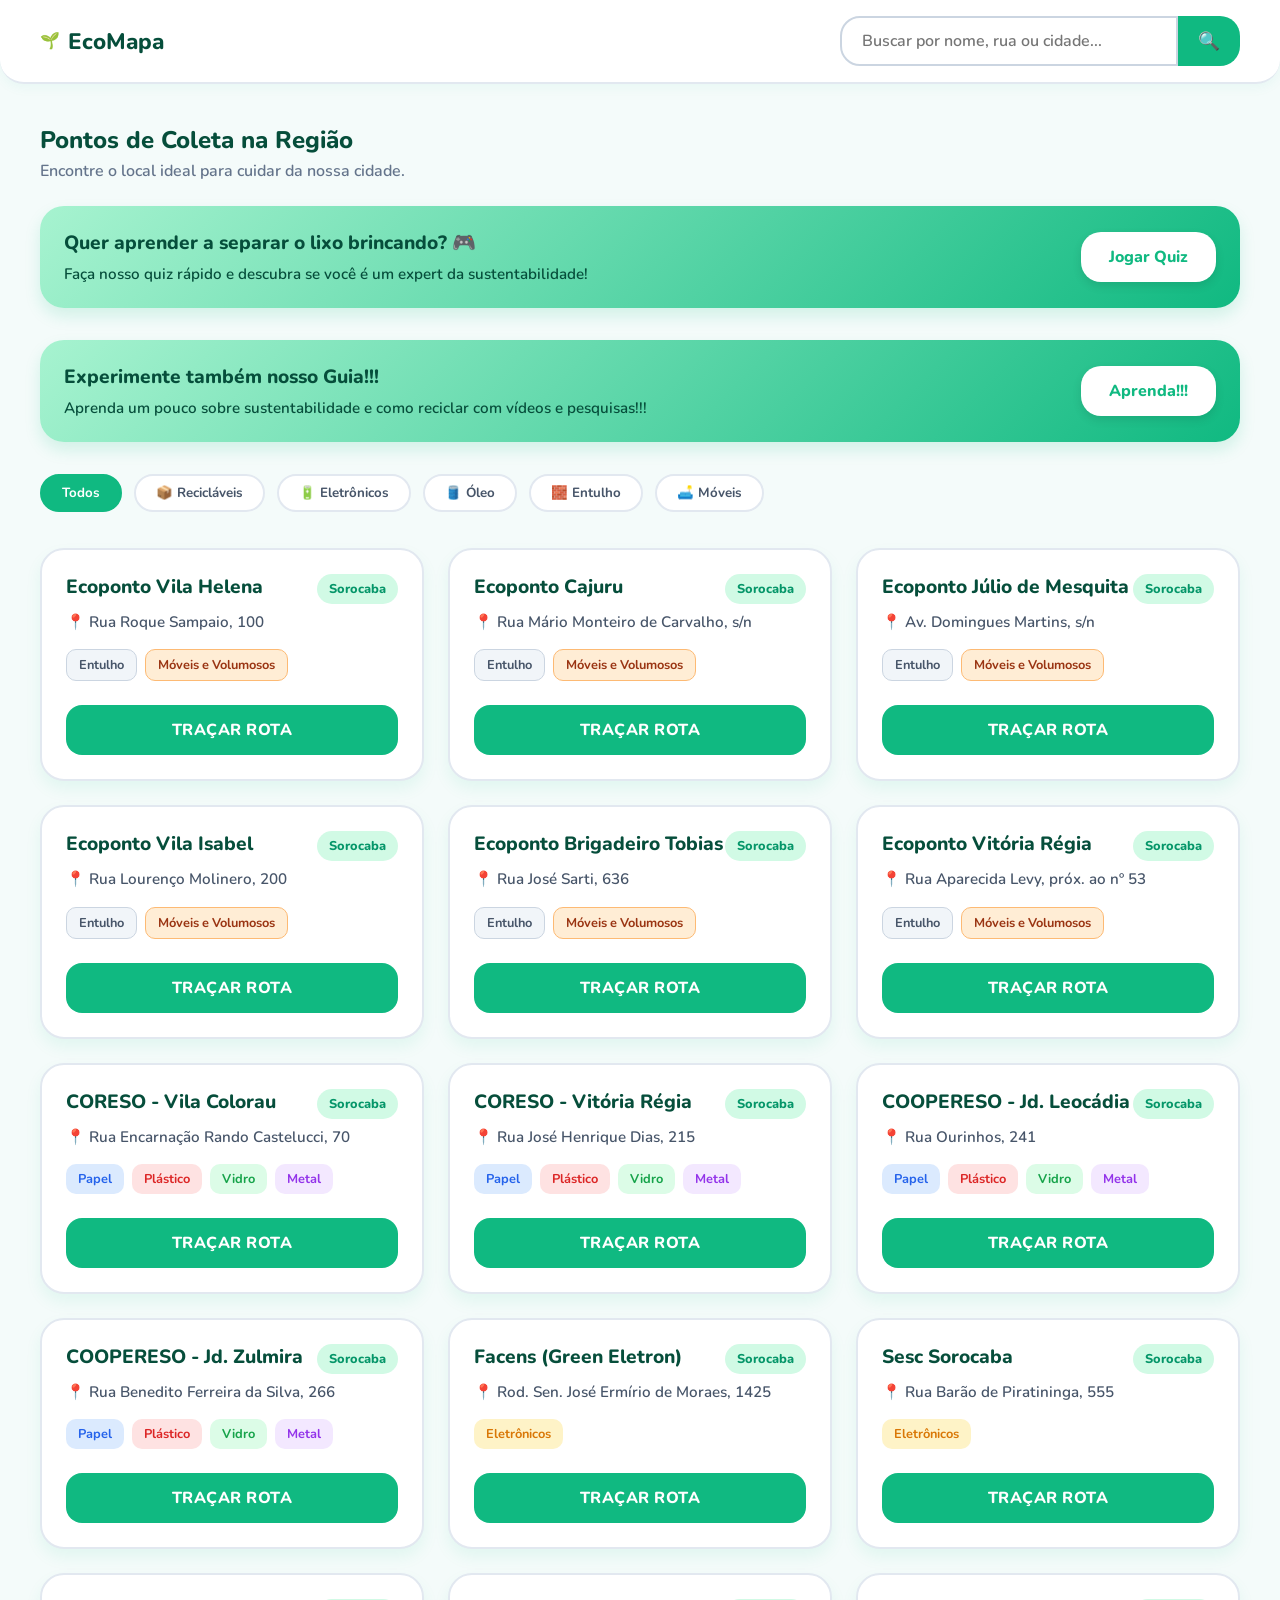
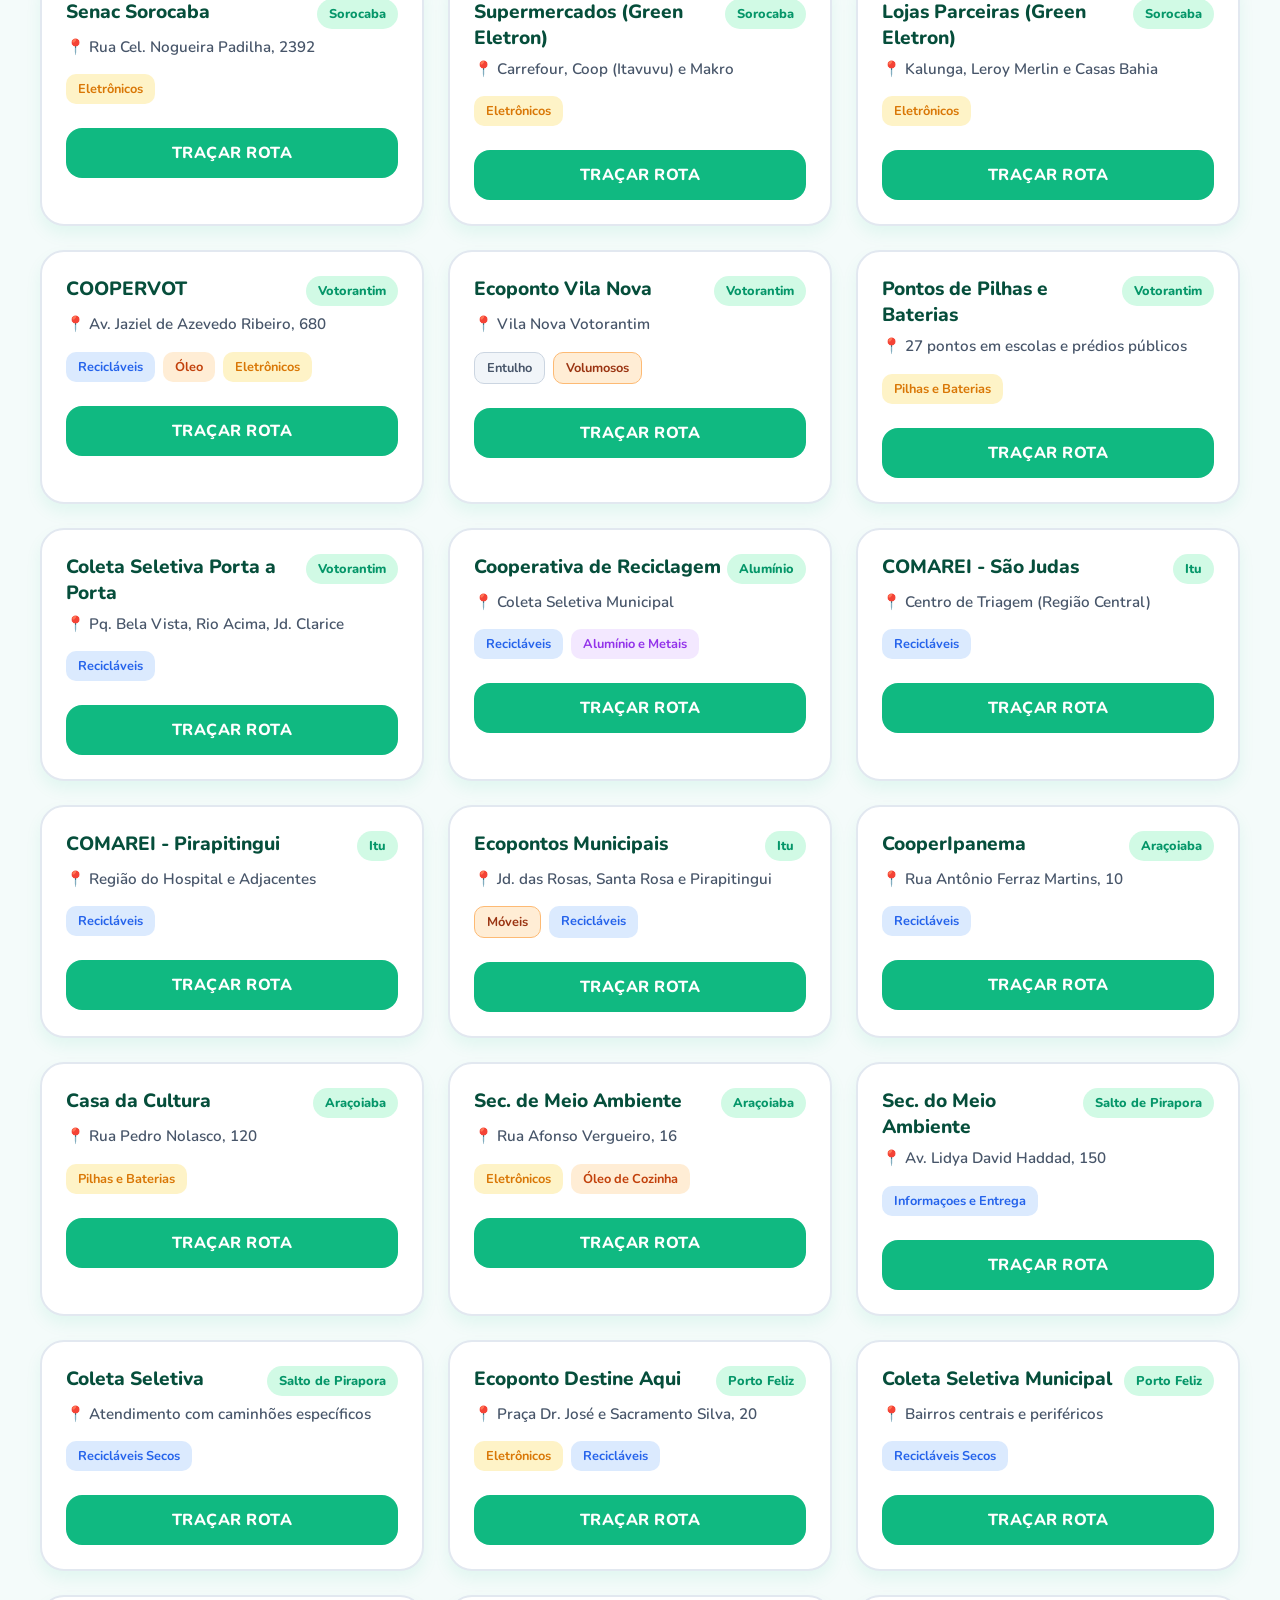
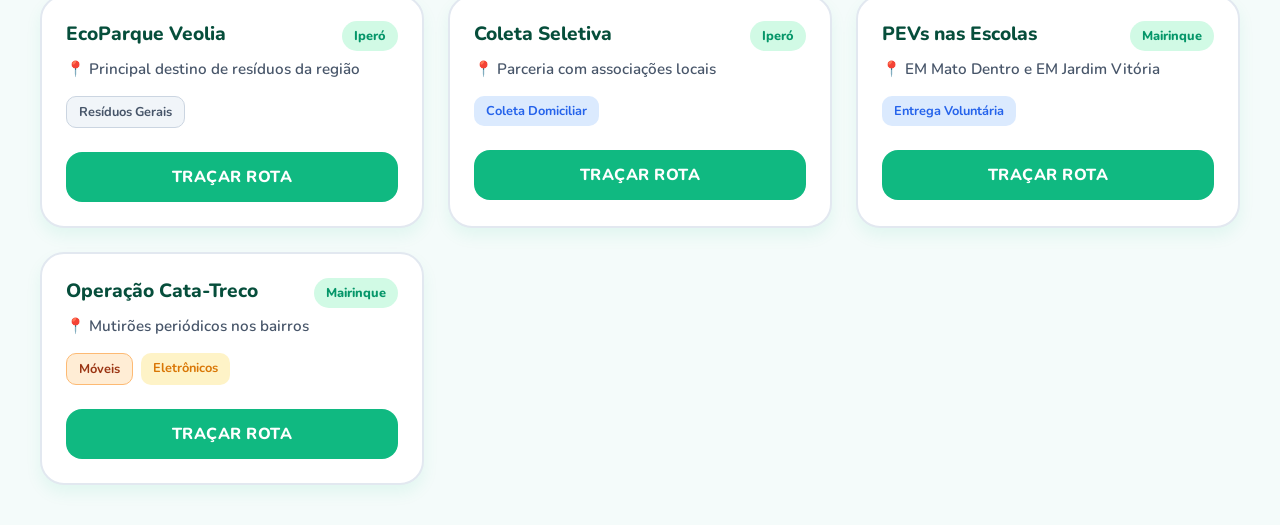
<file: index.html>
<!DOCTYPE html>
<html lang="pt-BR">
<head>
  <meta charset="UTF-8">
  <meta name="viewport" content="width=device-width, initial-scale=1.0">
  <title>EcoMapa - Cidades Inteligentes</title> 
  <link rel="stylesheet" href="./css/capa.css">
  <link href="https://fonts.googleapis.com/css2?family=Nunito:wght@400;600;800&display=swap" rel="stylesheet">
</head>
<body>

  <header class="header-principal">
    <div class="logo-container">
      <span class="logo-icone">🌱</span>
      <h1 class="logo-texto">EcoMapa</h1>
    </div>
    
    <div class="busca-container">
      <input type="text" id="campo-busca" class="input-busca" placeholder="Buscar por nome, rua ou cidade...">
      <button class="btn-busca" aria-label="Buscar">🔍</button>
    </div>
  </header>

  <main class="conteudo-principal">
    
    <div class="titulo-secao">
      <h2>Pontos de Coleta na Região</h2>
      <p>Encontre o local ideal para cuidar da nossa cidade.</p>
    </div>

    <div class="banner-quiz">
      <div class="texto-quiz">
        <h3>Quer aprender a separar o lixo brincando? 🎮</h3>
        <p>Faça nosso quiz rápido e descubra se você é um expert da sustentabilidade!</p>
      </div>
      <button class="btn-quiz" id="btn-abrir-quiz">Jogar Quiz</button>
    </div>

    <div class="banner-quiz">
      <div class="texto-quiz">
        <h3>Experimente também nosso Guia!!!</h3>
        <p>Aprenda um pouco sobre sustentabilidade e como reciclar com vídeos e pesquisas!!!</p>
      </div>
     <a href="./html/aprendizado.html"><button class="btn-quiz" id="btn-abrir-aprendizado">Aprenda!!!</button></a>
    </div>

    <section class="filtros">
      <button class="btn-filtro ativo" data-filter="todos">Todos</button>
      <button class="btn-filtro" data-filter="papel">📦 Recicláveis</button>
      <button class="btn-filtro" data-filter="eletronico">🔋 Eletrônicos</button>
      <button class="btn-filtro" data-filter="oleo">🛢️ Óleo</button>
      <button class="btn-filtro" data-filter="entulho">🧱 Entulho</button>
      <button class="btn-filtro" data-filter="moveis">🛋️ Móveis</button>
    </section>

    <section class="grid-ecopontos" id="lista-cards">
      
      <div class="card-ecoponto" data-categorias="entulho moveis" data-lat="-23.4562" data-lng="-47.4851">
        <div class="card-header"><h3>Ecoponto Vila Helena</h3><span class="status aberto">Sorocaba</span></div>
        <p class="endereco">📍 Rua Roque Sampaio, 100</p>
        <div class="materiais"><span class="tag entulho">Entulho</span><span class="tag moveis">Móveis e Volumosos</span></div>
        <button class="btn-rota">Traçar Rota</button>
      </div>

      <div class="card-ecoponto" data-categorias="entulho moveis" data-lat="-23.4448" data-lng="-47.4087">
        <div class="card-header"><h3>Ecoponto Cajuru</h3><span class="status aberto">Sorocaba</span></div>
        <p class="endereco">📍 Rua Mário Monteiro de Carvalho, s/n</p>
        <div class="materiais"><span class="tag entulho">Entulho</span><span class="tag moveis">Móveis e Volumosos</span></div>
        <button class="btn-rota">Traçar Rota</button>
      </div>

      <div class="card-ecoponto" data-categorias="entulho moveis" data-lat="-23.5186" data-lng="-47.4988">
        <div class="card-header"><h3>Ecoponto Júlio de Mesquita</h3><span class="status aberto">Sorocaba</span></div>
        <p class="endereco">📍 Av. Domingues Martins, s/n</p>
        <div class="materiais"><span class="tag entulho">Entulho</span><span class="tag moveis">Móveis e Volumosos</span></div>
        <button class="btn-rota">Traçar Rota</button>
      </div>

      <div class="card-ecoponto" data-categorias="entulho moveis" data-lat="-23.4901" data-lng="-47.4200">
        <div class="card-header"><h3>Ecoponto Vila Isabel</h3><span class="status aberto">Sorocaba</span></div>
        <p class="endereco">📍 Rua Lourenço Molinero, 200</p>
        <div class="materiais"><span class="tag entulho">Entulho</span><span class="tag moveis">Móveis e Volumosos</span></div>
        <button class="btn-rota">Traçar Rota</button>
      </div>

      <div class="card-ecoponto" data-categorias="entulho moveis" data-lat="-23.5072" data-lng="-47.3768">
        <div class="card-header"><h3>Ecoponto Brigadeiro Tobias</h3><span class="status aberto">Sorocaba</span></div>
        <p class="endereco">📍 Rua José Sarti, 636</p>
        <div class="materiais"><span class="tag entulho">Entulho</span><span class="tag moveis">Móveis e Volumosos</span></div>
        <button class="btn-rota">Traçar Rota</button>
      </div>

      <div class="card-ecoponto" data-categorias="entulho moveis" data-lat="-23.4320" data-lng="-47.4650">
        <div class="card-header"><h3>Ecoponto Vitória Régia</h3><span class="status aberto">Sorocaba</span></div>
        <p class="endereco">📍 Rua Aparecida Levy, próx. ao nº 53</p>
        <div class="materiais"><span class="tag entulho">Entulho</span><span class="tag moveis">Móveis e Volumosos</span></div>
        <button class="btn-rota">Traçar Rota</button>
      </div>

      <div class="card-ecoponto" data-categorias="papel plastico vidro metal oleo" data-lat="-23.5045" data-lng="-47.4367">
        <div class="card-header"><h3>CORESO - Vila Colorau</h3><span class="status aberto">Sorocaba</span></div>
        <p class="endereco">📍 Rua Encarnação Rando Castelucci, 70</p>
        <div class="materiais"><span class="tag papel">Papel</span><span class="tag plastico">Plástico</span><span class="tag vidro">Vidro</span><span class="tag metal">Metal</span></div>
        <button class="btn-rota">Traçar Rota</button>
      </div>

      <div class="card-ecoponto" data-categorias="papel plastico vidro metal" data-lat="-23.4345" data-lng="-47.4632">
        <div class="card-header"><h3>CORESO - Vitória Régia</h3><span class="status aberto">Sorocaba</span></div>
        <p class="endereco">📍 Rua José Henrique Dias, 215</p>
        <div class="materiais"><span class="tag papel">Papel</span><span class="tag plastico">Plástico</span><span class="tag vidro">Vidro</span><span class="tag metal">Metal</span></div>
        <button class="btn-rota">Traçar Rota</button>
      </div>

      <div class="card-ecoponto" data-categorias="papel plastico vidro metal" data-lat="-23.4830" data-lng="-47.4285">
        <div class="card-header"><h3>COOPERESO - Jd. Leocádia</h3><span class="status aberto">Sorocaba</span></div>
        <p class="endereco">📍 Rua Ourinhos, 241</p>
        <div class="materiais"><span class="tag papel">Papel</span><span class="tag plastico">Plástico</span><span class="tag vidro">Vidro</span><span class="tag metal">Metal</span></div>
        <button class="btn-rota">Traçar Rota</button>
      </div>

      <div class="card-ecoponto" data-categorias="papel plastico vidro metal" data-lat="-23.5100" data-lng="-47.4820">
        <div class="card-header"><h3>COOPERESO - Jd. Zulmira</h3><span class="status aberto">Sorocaba</span></div>
        <p class="endereco">📍 Rua Benedito Ferreira da Silva, 266</p>
        <div class="materiais"><span class="tag papel">Papel</span><span class="tag plastico">Plástico</span><span class="tag vidro">Vidro</span><span class="tag metal">Metal</span></div>
        <button class="btn-rota">Traçar Rota</button>
      </div>

      <div class="card-ecoponto" data-categorias="eletronico" data-lat="-23.4674" data-lng="-47.4257">
        <div class="card-header"><h3>Facens (Green Eletron)</h3><span class="status aberto">Sorocaba</span></div>
        <p class="endereco">📍 Rod. Sen. José Ermírio de Moraes, 1425</p>
        <div class="materiais"><span class="tag eletronico">Eletrônicos</span></div>
        <button class="btn-rota">Traçar Rota</button>
      </div>

      <div class="card-ecoponto" data-categorias="eletronico" data-lat="-23.5158" data-lng="-47.4584">
        <div class="card-header"><h3>Sesc Sorocaba</h3><span class="status aberto">Sorocaba</span></div>
        <p class="endereco">📍 Rua Barão de Piratininga, 555</p>
        <div class="materiais"><span class="tag eletronico">Eletrônicos</span></div>
        <button class="btn-rota">Traçar Rota</button>
      </div>

      <div class="card-ecoponto" data-categorias="eletronico" data-lat="-23.5118" data-lng="-47.4437">
        <div class="card-header"><h3>Senac Sorocaba</h3><span class="status aberto">Sorocaba</span></div>
        <p class="endereco">📍 Rua Cel. Nogueira Padilha, 2392</p>
        <div class="materiais"><span class="tag eletronico">Eletrônicos</span></div>
        <button class="btn-rota">Traçar Rota</button>
      </div>

      <div class="card-ecoponto" data-categorias="eletronico">
        <div class="card-header"><h3>Supermercados (Green Eletron)</h3><span class="status aberto">Sorocaba</span></div>
        <p class="endereco">📍 Carrefour, Coop (Itavuvu) e Makro</p>
        <div class="materiais"><span class="tag eletronico">Eletrônicos</span></div>
        <button class="btn-rota">Traçar Rota</button>
      </div>

      <div class="card-ecoponto" data-categorias="eletronico">
        <div class="card-header"><h3>Lojas Parceiras (Green Eletron)</h3><span class="status aberto">Sorocaba</span></div>
        <p class="endereco">📍 Kalunga, Leroy Merlin e Casas Bahia</p>
        <div class="materiais"><span class="tag eletronico">Eletrônicos</span></div>
        <button class="btn-rota">Traçar Rota</button>
      </div>

      <div class="card-ecoponto" data-categorias="papel plastico vidro metal oleo eletronico" data-lat="-23.5412" data-lng="-47.4395">
        <div class="card-header"><h3>COOPERVOT</h3><span class="status aberto">Votorantim</span></div>
        <p class="endereco">📍 Av. Jaziel de Azevedo Ribeiro, 680</p>
        <div class="materiais"><span class="tag papel">Recicláveis</span><span class="tag oleo">Óleo</span><span class="tag eletronico">Eletrônicos</span></div>
        <button class="btn-rota">Traçar Rota</button>
      </div>

      <div class="card-ecoponto" data-categorias="entulho moveis" data-lat="-23.5480" data-lng="-47.4450">
        <div class="card-header"><h3>Ecoponto Vila Nova</h3><span class="status aberto">Votorantim</span></div>
        <p class="endereco">📍 Vila Nova Votorantim</p>
        <div class="materiais"><span class="tag entulho">Entulho</span><span class="tag moveis">Volumosos</span></div>
        <button class="btn-rota">Traçar Rota</button>
      </div>

      <div class="card-ecoponto" data-categorias="eletronico">
        <div class="card-header"><h3>Pontos de Pilhas e Baterias</h3><span class="status aberto">Votorantim</span></div>
        <p class="endereco">📍 27 pontos em escolas e prédios públicos</p>
        <div class="materiais"><span class="tag eletronico">Pilhas e Baterias</span></div>
        <button class="btn-rota">Traçar Rota</button>
      </div>

      <div class="card-ecoponto" data-categorias="papel plastico vidro metal">
        <div class="card-header"><h3>Coleta Seletiva Porta a Porta</h3><span class="status aberto">Votorantim</span></div>
        <p class="endereco">📍 Pq. Bela Vista, Rio Acima, Jd. Clarice</p>
        <div class="materiais"><span class="tag papel">Recicláveis</span></div>
        <button class="btn-rota">Traçar Rota</button>
      </div>

      <div class="card-ecoponto" data-categorias="papel plastico vidro metal">
        <div class="card-header"><h3>Cooperativa de Reciclagem</h3><span class="status aberto">Alumínio</span></div>
        <p class="endereco">📍 Coleta Seletiva Municipal</p>
        <div class="materiais"><span class="tag papel">Recicláveis</span><span class="tag metal">Alumínio e Metais</span></div>
        <button class="btn-rota">Traçar Rota</button>
      </div>

      <div class="card-ecoponto" data-categorias="papel plastico metal vidro" data-lat="-23.2685" data-lng="-47.2965">
        <div class="card-header"><h3>COMAREI - São Judas</h3><span class="status aberto">Itu</span></div>
        <p class="endereco">📍 Centro de Triagem (Região Central)</p>
        <div class="materiais"><span class="tag papel">Recicláveis</span></div>
        <button class="btn-rota">Traçar Rota</button>
      </div>

      <div class="card-ecoponto" data-categorias="papel plastico metal vidro">
        <div class="card-header"><h3>COMAREI - Pirapitingui</h3><span class="status aberto">Itu</span></div>
        <p class="endereco">📍 Região do Hospital e Adjacentes</p>
        <div class="materiais"><span class="tag papel">Recicláveis</span></div>
        <button class="btn-rota">Traçar Rota</button>
      </div>

      <div class="card-ecoponto" data-categorias="moveis papel plastico metal vidro">
        <div class="card-header"><h3>Ecopontos Municipais</h3><span class="status aberto">Itu</span></div>
        <p class="endereco">📍 Jd. das Rosas, Santa Rosa e Pirapitingui</p>
        <div class="materiais"><span class="tag moveis">Móveis</span><span class="tag papel">Recicláveis</span></div>
        <button class="btn-rota">Traçar Rota</button>
      </div>

      <div class="card-ecoponto" data-categorias="papel plastico metal vidro" data-lat="-23.5220" data-lng="-47.6150">
        <div class="card-header"><h3>CooperIpanema</h3><span class="status aberto">Araçoiaba</span></div>
        <p class="endereco">📍 Rua Antônio Ferraz Martins, 10</p>
        <div class="materiais"><span class="tag papel">Recicláveis</span></div>
        <button class="btn-rota">Traçar Rota</button>
      </div>

      <div class="card-ecoponto" data-categorias="eletronico">
        <div class="card-header"><h3>Casa da Cultura</h3><span class="status aberto">Araçoiaba</span></div>
        <p class="endereco">📍 Rua Pedro Nolasco, 120</p>
        <div class="materiais"><span class="tag eletronico">Pilhas e Baterias</span></div>
        <button class="btn-rota">Traçar Rota</button>
      </div>

      <div class="card-ecoponto" data-categorias="eletronico oleo">
        <div class="card-header"><h3>Sec. de Meio Ambiente</h3><span class="status aberto">Araçoiaba</span></div>
        <p class="endereco">📍 Rua Afonso Vergueiro, 16</p>
        <div class="materiais"><span class="tag eletronico">Eletrônicos</span><span class="tag oleo">Óleo de Cozinha</span></div>
        <button class="btn-rota">Traçar Rota</button>
      </div>

      <div class="card-ecoponto" data-categorias="papel plastico metal vidro">
        <div class="card-header"><h3>Sec. do Meio Ambiente</h3><span class="status aberto">Salto de Pirapora</span></div>
        <p class="endereco">📍 Av. Lidya David Haddad, 150</p>
        <div class="materiais"><span class="tag papel">Informaçoes e Entrega</span></div>
        <button class="btn-rota">Traçar Rota</button>
      </div>

      <div class="card-ecoponto" data-categorias="papel plastico metal vidro">
        <div class="card-header"><h3>Coleta Seletiva</h3><span class="status aberto">Salto de Pirapora</span></div>
        <p class="endereco">📍 Atendimento com caminhões específicos</p>
        <div class="materiais"><span class="tag papel">Recicláveis Secos</span></div>
        <button class="btn-rota">Traçar Rota</button>
      </div>

      <div class="card-ecoponto" data-categorias="eletronico papel plastico metal vidro" data-lat="-23.2135" data-lng="-47.5255">
        <div class="card-header"><h3>Ecoponto Destine Aqui</h3><span class="status aberto">Porto Feliz</span></div>
        <p class="endereco">📍 Praça Dr. José e Sacramento Silva, 20</p>
        <div class="materiais"><span class="tag eletronico">Eletrônicos</span><span class="tag papel">Recicláveis</span></div>
        <button class="btn-rota">Traçar Rota</button>
      </div>

      <div class="card-ecoponto" data-categorias="papel plastico metal vidro">
        <div class="card-header"><h3>Coleta Seletiva Municipal</h3><span class="status aberto">Porto Feliz</span></div>
        <p class="endereco">📍 Bairros centrais e periféricos</p>
        <div class="materiais"><span class="tag papel">Recicláveis Secos</span></div>
        <button class="btn-rota">Traçar Rota</button>
      </div>

      <div class="card-ecoponto" data-categorias="entulho">
        <div class="card-header"><h3>EcoParque Veolia</h3><span class="status aberto">Iperó</span></div>
        <p class="endereco">📍 Principal destino de resíduos da região</p>
        <div class="materiais"><span class="tag entulho">Resíduos Gerais</span></div>
        <button class="btn-rota">Traçar Rota</button>
      </div>

      <div class="card-ecoponto" data-categorias="papel plastico metal vidro">
        <div class="card-header"><h3>Coleta Seletiva</h3><span class="status aberto">Iperó</span></div>
        <p class="endereco">📍 Parceria com associações locais</p>
        <div class="materiais"><span class="tag papel">Coleta Domiciliar</span></div>
        <button class="btn-rota">Traçar Rota</button>
      </div>

      <div class="card-ecoponto" data-categorias="papel plastico metal vidro">
        <div class="card-header"><h3>PEVs nas Escolas</h3><span class="status aberto">Mairinque</span></div>
        <p class="endereco">📍 EM Mato Dentro e EM Jardim Vitória</p>
        <div class="materiais"><span class="tag papel">Entrega Voluntária</span></div>
        <button class="btn-rota">Traçar Rota</button>
      </div>

      <div class="card-ecoponto" data-categorias="moveis eletronico">
        <div class="card-header"><h3>Operação Cata-Treco</h3><span class="status aberto">Mairinque</span></div>
        <p class="endereco">📍 Mutirões periódicos nos bairros</p>
        <div class="materiais"><span class="tag moveis">Móveis</span><span class="tag eletronico">Eletrônicos</span></div>
        <button class="btn-rota">Traçar Rota</button>
      </div>

    </section>

  </main>

  <script src="./js/capa.js"></script>
</body>
</html>
</file>
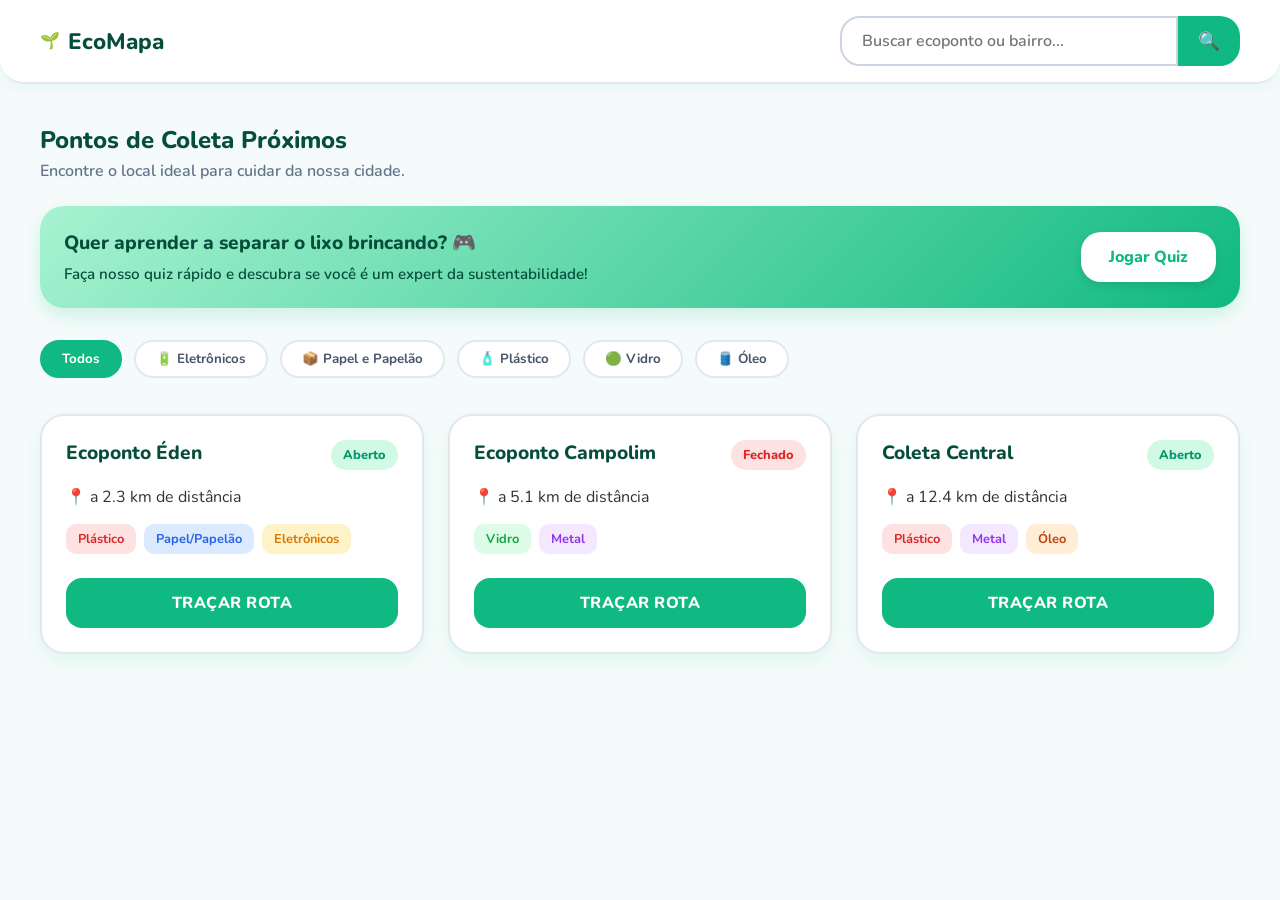
<file: html/index.html>
<!DOCTYPE html>
<html lang="pt-BR">
<head>
  <meta charset="UTF-8">
  <meta name="viewport" content="width=device-width, initial-scale=1.0">
  <title>EcoMapa - Cidades Inteligentes</title>
  
  <link rel="stylesheet" href="../css/capa.css">
  
  <link rel="preconnect" href="https://fonts.googleapis.com">
  <link rel="preconnect" href="https://fonts.gstatic.com" crossorigin>
  <link href="https://fonts.googleapis.com/css2?family=Nunito:wght@400;600;800&display=swap" rel="stylesheet">
</head>
<body>

  <header class="header-principal">
    <div class="logo-container">
      <span class="logo-icone">🌱</span>
      <h1 class="logo-texto">EcoMapa</h1>
    </div>
    
    <div class="busca-container">
      <input type="text" id="campo-busca" class="input-busca" placeholder="Buscar ecoponto ou bairro...">
      <button class="btn-busca" aria-label="Buscar">🔍</button>
    </div>
  </header>

  <main class="conteudo-principal">
    
    <div class="titulo-secao">
      <h2>Pontos de Coleta Próximos</h2>
      <p>Encontre o local ideal para cuidar da nossa cidade.</p>
    </div>

    <div class="banner-quiz">
      <div class="texto-quiz">
        <h3>Quer aprender a separar o lixo brincando? 🎮</h3>
        <p>Faça nosso quiz rápido e descubra se você é um expert da sustentabilidade!</p>
      </div>
      <button class="btn-quiz" id="btn-abrir-quiz">Jogar Quiz</button>
    </div>

    <section class="filtros">
      <button class="btn-filtro ativo" data-filter="todos">Todos</button>
      <button class="btn-filtro" data-filter="eletronico">🔋 Eletrônicos</button>
      <button class="btn-filtro" data-filter="papel">📦 Papel e Papelão</button>
      <button class="btn-filtro" data-filter="plastico">🧴 Plástico</button>
      <button class="btn-filtro" data-filter="vidro">🟢 Vidro</button>
      <button class="btn-filtro" data-filter="oleo">🛢️ Óleo</button>
    </section>

    <section class="grid-ecopontos" id="lista-cards">
      
      <div class="card-ecoponto" data-categorias="plastico papel eletronico" data-lat="-23.4312" data-lng="-47.4123">
        <div class="card-header">
          <h3 class="nome-ecoponto">Ecoponto Éden</h3>
          <span class="status aberto">Aberto</span>
        </div>
        <p class="distancia">📍 a 2.3 km de distância</p>
        <div class="materiais">
          <span class="tag plastico">Plástico</span>
          <span class="tag papel">Papel/Papelão</span>
          <span class="tag eletronico">Eletrônicos</span>
        </div>
        <button class="btn-rota">Traçar Rota</button>
      </div>

      <div class="card-ecoponto" data-categorias="vidro metal" data-lat="-23.5354" data-lng="-47.4645">
        <div class="card-header">
          <h3 class="nome-ecoponto">Ecoponto Campolim</h3>
          <span class="status fechado">Fechado</span>
        </div>
        <p class="distancia">📍 a 5.1 km de distância</p>
        <div class="materiais">
          <span class="tag vidro">Vidro</span>
          <span class="tag metal">Metal</span>
        </div>
        <button class="btn-rota">Traçar Rota</button>
      </div>

      <div class="card-ecoponto" data-categorias="plastico metal oleo" data-lat="-23.5342" data-lng="-47.2608">
        <div class="card-header">
          <h3 class="nome-ecoponto">Coleta Central</h3>
          <span class="status aberto">Aberto</span>
        </div>
        <p class="distancia">📍 a 12.4 km de distância</p>
        <div class="materiais">
          <span class="tag plastico">Plástico</span>
          <span class="tag metal">Metal</span>
          <span class="tag oleo">Óleo</span>
        </div>
        <button class="btn-rota">Traçar Rota</button>
      </div>

    </section>
  </main>

  <script src="../js/capa.js"></script>
</body>
</html>
</file>
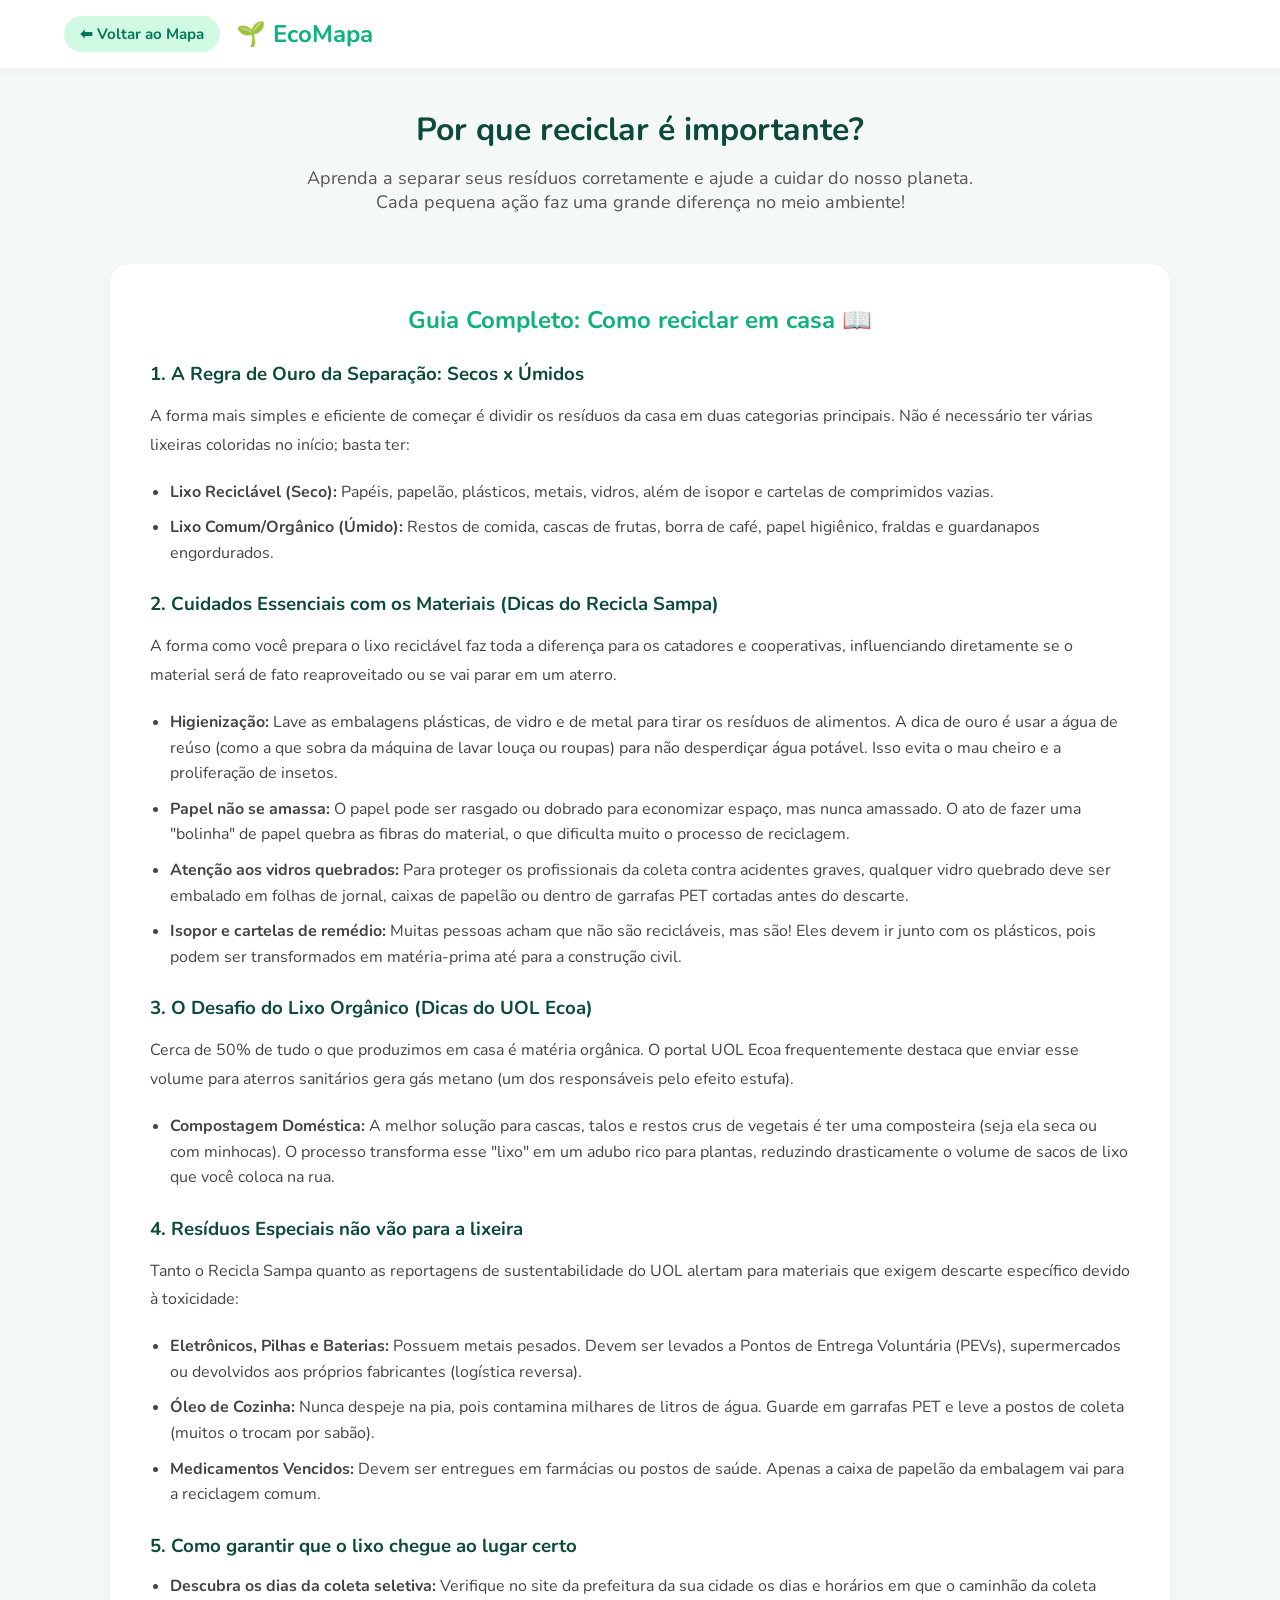
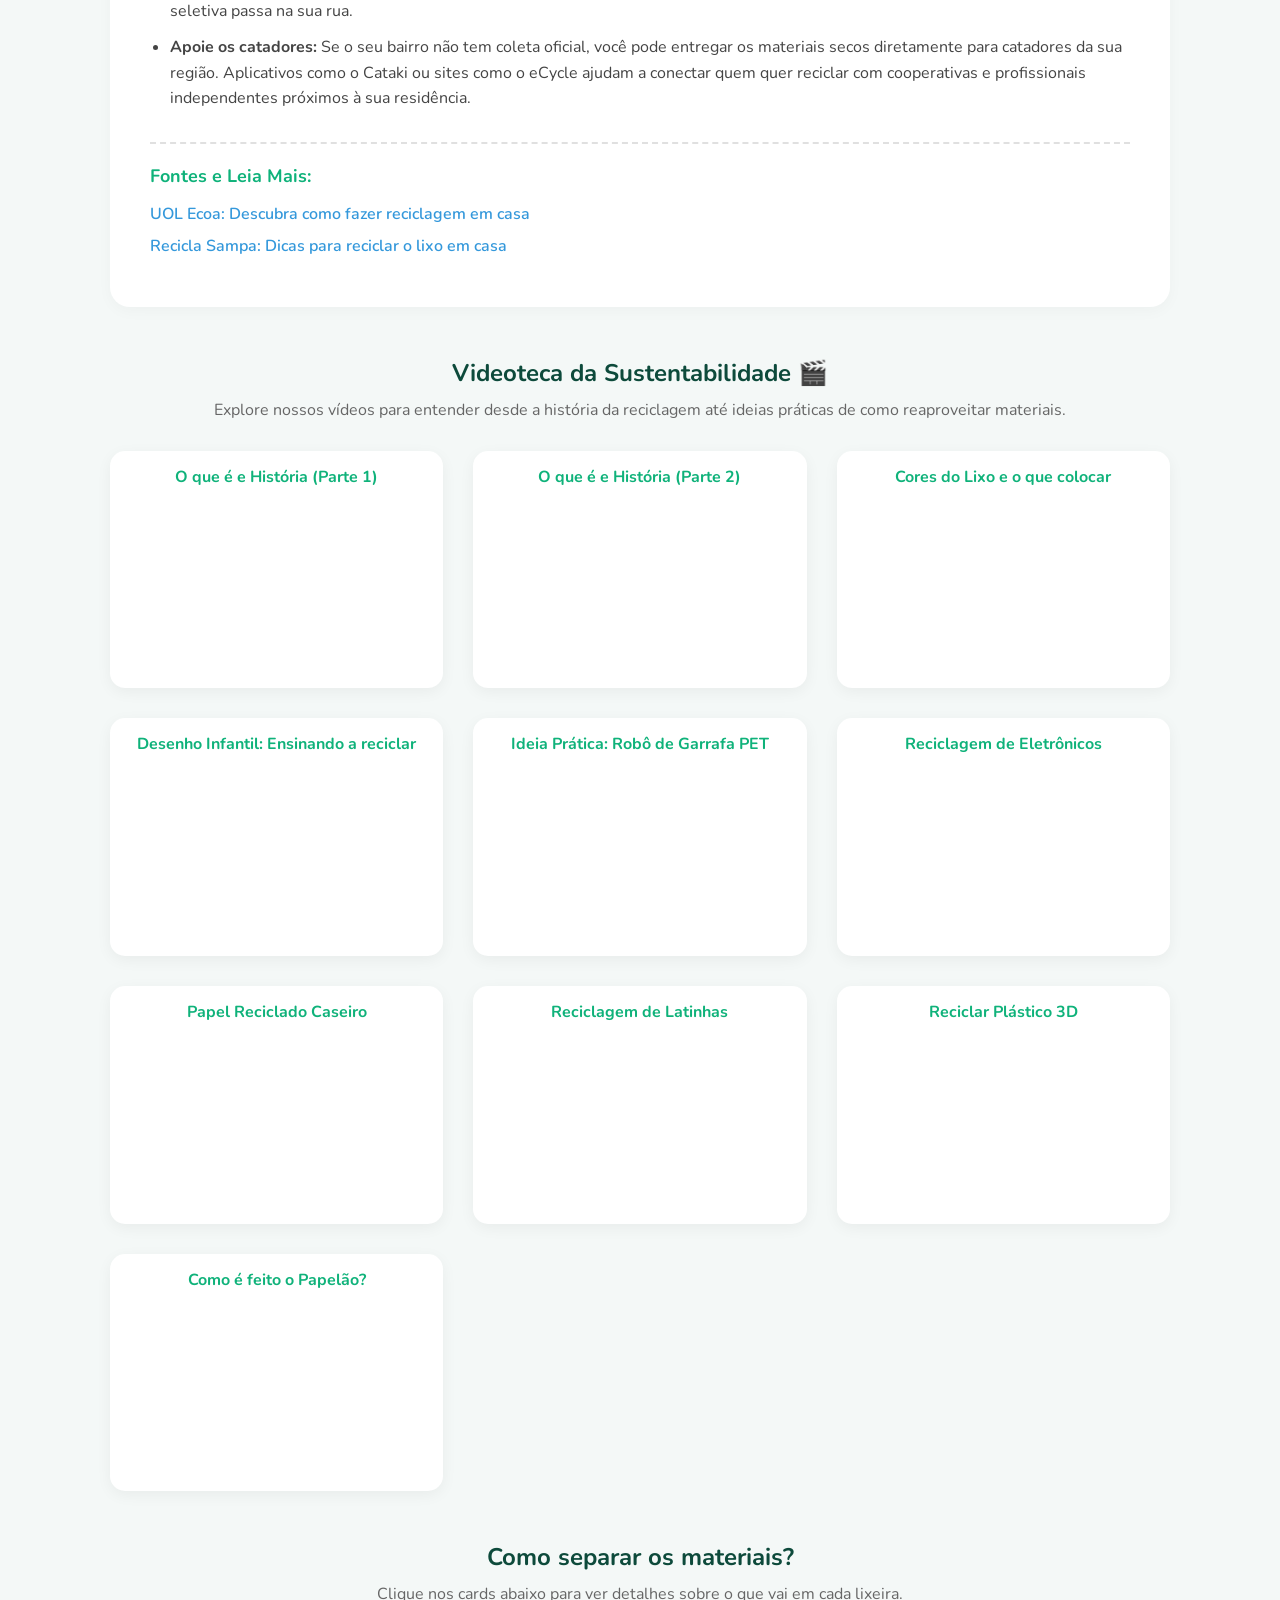
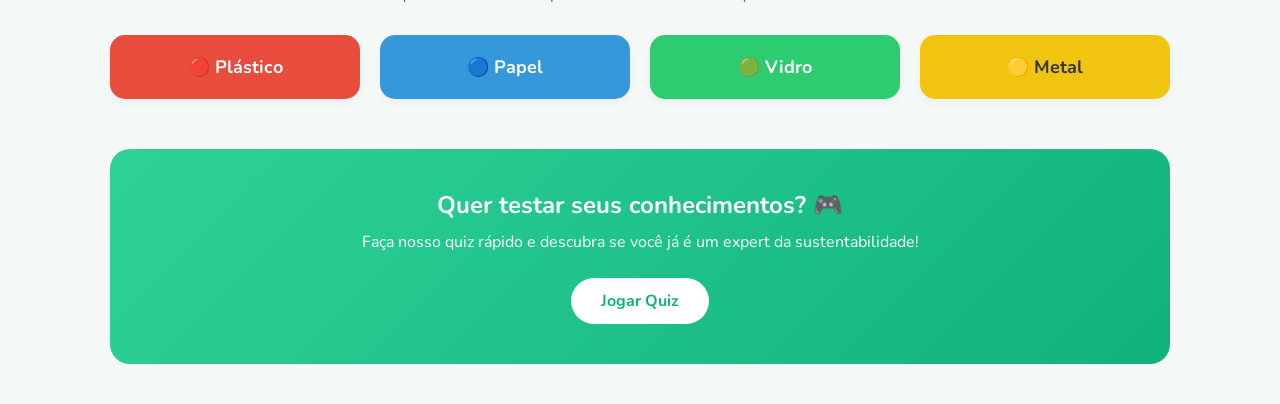
<file: html/aprendizado.html>
<!DOCTYPE html>
<html lang="pt-BR">
<head>
    <meta charset="UTF-8">
    <meta name="viewport" content="width=device-width, initial-scale=1.0">
    <title>EcoMapa - Aprenda a Reciclar</title>
    <link rel="stylesheet" href="../css/aprendizado.css">
    <link href="https://fonts.googleapis.com/css2?family=Nunito:wght@400;600;700&display=swap" rel="stylesheet">
</head>
<body>

    <header class="navbar">
        <a href="../index.html" class="btn-voltar-nav">⬅ Voltar ao Mapa</a>
        <div class="logo">🌱 <span>EcoMapa</span></div>
    </header>

    <main class="container">
        <section class="hero-section">
            <h1>Por que reciclar é importante?</h1>
            <p>Aprenda a separar seus resíduos corretamente e ajude a cuidar do nosso planeta. Cada pequena ação faz uma grande diferença no meio ambiente!</p>
        </section>

        <section class="research-section">
            <h2>Guia Completo: Como reciclar em casa 📖</h2>
            
            <div class="research-content">
                <h3>1. A Regra de Ouro da Separação: Secos x Úmidos</h3>
                <p>A forma mais simples e eficiente de começar é dividir os resíduos da casa em duas categorias principais. Não é necessário ter várias lixeiras coloridas no início; basta ter:</p>
                <ul>
                    <li><strong>Lixo Reciclável (Seco):</strong> Papéis, papelão, plásticos, metais, vidros, além de isopor e cartelas de comprimidos vazias.</li>
                    <li><strong>Lixo Comum/Orgânico (Úmido):</strong> Restos de comida, cascas de frutas, borra de café, papel higiênico, fraldas e guardanapos engordurados.</li>
                </ul>

                <h3>2. Cuidados Essenciais com os Materiais (Dicas do Recicla Sampa)</h3>
                <p>A forma como você prepara o lixo reciclável faz toda a diferença para os catadores e cooperativas, influenciando diretamente se o material será de fato reaproveitado ou se vai parar em um aterro.</p>
                <ul>
                    <li><strong>Higienização:</strong> Lave as embalagens plásticas, de vidro e de metal para tirar os resíduos de alimentos. A dica de ouro é usar a água de reúso (como a que sobra da máquina de lavar louça ou roupas) para não desperdiçar água potável. Isso evita o mau cheiro e a proliferação de insetos.</li>
                    <li><strong>Papel não se amassa:</strong> O papel pode ser rasgado ou dobrado para economizar espaço, mas nunca amassado. O ato de fazer uma "bolinha" de papel quebra as fibras do material, o que dificulta muito o processo de reciclagem.</li>
                    <li><strong>Atenção aos vidros quebrados:</strong> Para proteger os profissionais da coleta contra acidentes graves, qualquer vidro quebrado deve ser embalado em folhas de jornal, caixas de papelão ou dentro de garrafas PET cortadas antes do descarte.</li>
                    <li><strong>Isopor e cartelas de remédio:</strong> Muitas pessoas acham que não são recicláveis, mas são! Eles devem ir junto com os plásticos, pois podem ser transformados em matéria-prima até para a construção civil.</li>
                </ul>

                <h3>3. O Desafio do Lixo Orgânico (Dicas do UOL Ecoa)</h3>
                <p>Cerca de 50% de tudo o que produzimos em casa é matéria orgânica. O portal UOL Ecoa frequentemente destaca que enviar esse volume para aterros sanitários gera gás metano (um dos responsáveis pelo efeito estufa).</p>
                <ul>
                    <li><strong>Compostagem Doméstica:</strong> A melhor solução para cascas, talos e restos crus de vegetais é ter uma composteira (seja ela seca ou com minhocas). O processo transforma esse "lixo" em um adubo rico para plantas, reduzindo drasticamente o volume de sacos de lixo que você coloca na rua.</li>
                </ul>

                <h3>4. Resíduos Especiais não vão para a lixeira</h3>
                <p>Tanto o Recicla Sampa quanto as reportagens de sustentabilidade do UOL alertam para materiais que exigem descarte específico devido à toxicidade:</p>
                <ul>
                    <li><strong>Eletrônicos, Pilhas e Baterias:</strong> Possuem metais pesados. Devem ser levados a Pontos de Entrega Voluntária (PEVs), supermercados ou devolvidos aos próprios fabricantes (logística reversa).</li>
                    <li><strong>Óleo de Cozinha:</strong> Nunca despeje na pia, pois contamina milhares de litros de água. Guarde em garrafas PET e leve a postos de coleta (muitos o trocam por sabão).</li>
                    <li><strong>Medicamentos Vencidos:</strong> Devem ser entregues em farmácias ou postos de saúde. Apenas a caixa de papelão da embalagem vai para a reciclagem comum.</li>
                </ul>

                <h3>5. Como garantir que o lixo chegue ao lugar certo</h3>
                <ul>
                    <li><strong>Descubra os dias da coleta seletiva:</strong> Verifique no site da prefeitura da sua cidade os dias e horários em que o caminhão da coleta seletiva passa na sua rua.</li>
                    <li><strong>Apoie os catadores:</strong> Se o seu bairro não tem coleta oficial, você pode entregar os materiais secos diretamente para catadores da sua região. Aplicativos como o Cataki ou sites como o eCycle ajudam a conectar quem quer reciclar com cooperativas e profissionais independentes próximos à sua residência.</li>
                </ul>
            </div>
            
            <div class="research-links">
                <h3>Fontes e Leia Mais:</h3>
                <ul>
                    <li><a href="https://www.uol.com.br/ecoa/ultimas-noticias/2023/03/26/descubra-como-fazer-reciclagem-em-casa.htm" target="_blank">UOL Ecoa: Descubra como fazer reciclagem em casa</a></li>
                    <li><a href="https://www.reciclasampa.com.br/artigo/dicas-para-reciclar-o-lixo-em-casa" target="_blank">Recicla Sampa: Dicas para reciclar o lixo em casa</a></li>
                </ul>
            </div>
        </section>

        <section class="video-section">
            <h2>Videoteca da Sustentabilidade 🎬</h2>
            <p class="video-subtitle">Explore nossos vídeos para entender desde a história da reciclagem até ideias práticas de como reaproveitar materiais.</p>
            
            <div class="videos-grid">
                <div class="video-card">
                    <h3>O que é e História (Parte 1)</h3>
                    <div class="video-wrapper">
                        <iframe src="https://www.youtube.com/embed/sfa-jnXtA84" title="História da Reciclagem 1" frameborder="0" allow="accelerometer; autoplay; clipboard-write; encrypted-media; gyroscope; picture-in-picture" allowfullscreen></iframe>
                    </div>
                </div>

                <div class="video-card">
                    <h3>O que é e História (Parte 2)</h3>
                    <div class="video-wrapper">
                        <iframe src="https://www.youtube.com/embed/4OVW4SRYRp0" title="História da Reciclagem 2" frameborder="0" allow="accelerometer; autoplay; clipboard-write; encrypted-media; gyroscope; picture-in-picture" allowfullscreen></iframe>
                    </div>
                </div>

                <div class="video-card">
                    <h3>Cores do Lixo e o que colocar</h3>
                    <div class="video-wrapper">
                        <iframe src="https://www.youtube.com/embed/IfJ1z6ahgzk" title="Cores do lixo" frameborder="0" allow="accelerometer; autoplay; clipboard-write; encrypted-media; gyroscope; picture-in-picture" allowfullscreen></iframe>
                    </div>
                </div>

                <div class="video-card">
                    <h3>Desenho Infantil: Ensinando a reciclar</h3>
                    <div class="video-wrapper">
                        <iframe src="https://www.youtube.com/embed/KAh9JQQkNm0" title="Desenho infantil ensinando a reciclar" frameborder="0" allow="accelerometer; autoplay; clipboard-write; encrypted-media; gyroscope; picture-in-picture" allowfullscreen></iframe>
                    </div>
                </div>

                <div class="video-card">
                    <h3>Ideia Prática: Robô de Garrafa PET</h3>
                    <div class="video-wrapper">
                        <iframe src="https://www.youtube.com/embed/RvwX9z6k5gM" title="Robô de garrafa pet" frameborder="0" allow="accelerometer; autoplay; clipboard-write; encrypted-media; gyroscope; picture-in-picture" allowfullscreen></iframe>
                    </div>
                </div>

                <div class="video-card">
                    <h3>Reciclagem de Eletrônicos</h3>
                    <div class="video-wrapper">
                        <iframe src="https://www.youtube.com/embed/zGA6YDzGCWo" title="Descobrimos como ELETROELETRÔNICOS são RECICLADOS!" frameborder="0" allow="accelerometer; autoplay; clipboard-write; encrypted-media; gyroscope; picture-in-picture" allowfullscreen></iframe>
                    </div>
                </div>

                <div class="video-card">
                    <h3>Papel Reciclado Caseiro</h3>
                    <div class="video-wrapper">
                        <iframe src="https://www.youtube.com/embed/N8iOrSae9Tw" title="FAÇA em CASA o MELHOR PAPEL RECICLADO!" frameborder="0" allow="accelerometer; autoplay; clipboard-write; encrypted-media; gyroscope; picture-in-picture" allowfullscreen></iframe>
                    </div>
                </div>

                <div class="video-card">
                    <h3>Reciclagem de Latinhas</h3>
                    <div class="video-wrapper">
                        <iframe src="https://www.youtube.com/embed/wgPn3kZZtIY" title="Como funciona a RECICLAGEM DE LATINHAS DE ALUMÍNIO" frameborder="0" allow="accelerometer; autoplay; clipboard-write; encrypted-media; gyroscope; picture-in-picture" allowfullscreen></iframe>
                    </div>
                </div>

                <div class="video-card">
                    <h3>Reciclar Plástico 3D</h3>
                    <div class="video-wrapper">
                        <iframe src="https://www.youtube.com/embed/FObjjfOPYTg" title="Como RECICLAR PLÁSTICO de impressão 3D!" frameborder="0" allow="accelerometer; autoplay; clipboard-write; encrypted-media; gyroscope; picture-in-picture" allowfullscreen></iframe>
                    </div>
                </div>

                <div class="video-card">
                    <h3>Como é feito o Papelão?</h3>
                    <div class="video-wrapper">
                        <iframe src="https://www.youtube.com/embed/J9TWWiF68fg" title="Como é FEITO o PAPELÃO?" frameborder="0" allow="accelerometer; autoplay; clipboard-write; encrypted-media; gyroscope; picture-in-picture" allowfullscreen></iframe>
                    </div>
                </div>
            </div>
        </section>

        <section class="info-section">
            <h2>Como separar os materiais?</h2>
            <p>Clique nos cards abaixo para ver detalhes sobre o que vai em cada lixeira.</p>
            
            <div class="cards-grid">
                <div class="card" onclick="toggleCard(this)">
                    <div class="card-header plastic">🔴 Plástico</div>
                    <div class="card-body">
                        <p><strong>Sim:</strong> Garrafas PET, potes, tampas, embalagens de higiene e limpeza, copos descartáveis.</p>
                        <p><strong>Não:</strong> Espuma, acrílico, cabos de panela.</p>
                    </div>
                </div>

                <div class="card" onclick="toggleCard(this)">
                    <div class="card-header paper">🔵 Papel</div>
                    <div class="card-body">
                        <p><strong>Sim:</strong> Jornais, revistas, caixas de papelão, papel sulfite, panfletos.</p>
                        <p><strong>Não:</strong> Papel higiênico, guardanapos sujos, papel metalizado, fitas adesivas.</p>
                    </div>
                </div>

                <div class="card" onclick="toggleCard(this)">
                    <div class="card-header glass">🟢 Vidro</div>
                    <div class="card-body">
                        <p><strong>Sim:</strong> Garrafas, copos, frascos de perfume, cacos (embalados em jornal para segurança).</p>
                        <p><strong>Não:</strong> Espelhos, lâmpadas, óculos, cerâmica.</p>
                    </div>
                </div>

                <div class="card" onclick="toggleCard(this)">
                    <div class="card-header metal">🟡 Metal</div>
                    <div class="card-body">
                        <p><strong>Sim:</strong> Latas de alumínio, latas de conserva, tampinhas, panelas sem cabo, pregos.</p>
                        <p><strong>Não:</strong> Clipes, esponja de aço, latas com restos de tinta ou produtos tóxicos.</p>
                    </div>
                </div>
            </div>
        </section>

        <section class="cta-quiz">
            <h3>Quer testar seus conhecimentos? 🎮</h3>
            <p>Faça nosso quiz rápido e descubra se você já é um expert da sustentabilidade!</p>
            <button class="btn-quiz">Jogar Quiz</button>
        </section>
    </main>

    <script src="../js/aprendizado.js"></script>
</body>
</html>
</file>
<file: css/capa.css>
/* RESET E FONTES - Estilo Fofo (Soft UI) */
body {
  margin: 0;
  font-family: 'Nunito', sans-serif;
  background-color: #F4FBFA; /* Fundo verde menta bem clarinho */
  color: #333;
}

/* CABEÇALHO */
.header-principal {
  background-color: #FFFFFF;
  padding: 16px 20px;
  display: flex;
  flex-direction: column;
  gap: 16px;
  box-shadow: 0 4px 12px rgba(16, 185, 129, 0.05);
  position: sticky;
  top: 0;
  z-index: 100;
  border-bottom: 2px solid #E2E8F0;
  border-radius: 0 0 24px 24px; /* Cabeçalho arredondado embaixo */
}

.logo-container {
  display: flex;
  align-items: center;
  gap: 8px;
}

.logo-texto {
  font-size: 1.4rem;
  font-weight: 800;
  color: #064E3B; /* Verde bem escuro */
  margin: 0;
}

.busca-container {
  display: flex;
  width: 100%;
}

.input-busca {
  width: 100%;
  font-family: 'Nunito', sans-serif;
  padding: 12px 20px;
  border: 2px solid #CBD5E1;
  border-radius: 20px 0 0 20px; /* Arredondado amigável */
  font-size: 1rem;
  font-weight: 600;
  outline: none;
  transition: border-color 0.2s;
}

.input-busca:focus { border-color: #10B981; }

.btn-busca {
  background-color: #10B981;
  color: white;
  border: none;
  padding: 0 20px;
  border-radius: 0 20px 20px 0;
  cursor: pointer;
  font-size: 1.1rem;
}

.btn-busca:hover { background-color: #059669; }

/* ÁREA PRINCIPAL */
.conteudo-principal {
  padding: 24px 20px;
  max-width: 1200px;
  margin: 0 auto;
}

.titulo-secao h2 {
  margin: 0 0 4px 0;
  color: #064E3B;
  font-weight: 800;
}

.titulo-secao p {
  margin: 0 0 24px 0;
  color: #64748B;
  font-weight: 600;
}

/* BANNER DO QUIZ */
.banner-quiz {
  background: linear-gradient(135deg, #A7F3D0 0%, #10B981 100%);
  border-radius: 24px;
  padding: 24px;
  display: flex;
  justify-content: space-between;
  align-items: center;
  margin-bottom: 32px;
  box-shadow: 0 8px 16px rgba(16, 185, 129, 0.15);
}

.texto-quiz h3 {
  margin: 0 0 8px 0;
  color: #064E3B;
  font-weight: 800;
  font-size: 1.2rem;
}

.texto-quiz p {
  margin: 0;
  color: #064E3B;
  font-weight: 600;
  font-size: 0.95rem;
}

.btn-quiz {
  background-color: #FFFFFF;
  color: #10B981;
  border: none;
  padding: 14px 28px;
  border-radius: 20px;
  font-family: 'Nunito', sans-serif;
  font-weight: 800;
  font-size: 1rem;
  cursor: pointer;
  box-shadow: 0 4px 10px rgba(0, 0, 0, 0.1);
  transition: transform 0.2s;
  white-space: nowrap;
}

.btn-quiz:hover { transform: scale(1.05) translateY(-2px); }
.btn-quiz:active { transform: scale(0.95); }

/* FILTROS */
.filtros {
  display: flex;
  gap: 12px;
  overflow-x: auto;
  padding-bottom: 12px;
  margin-bottom: 24px;
  scrollbar-width: none;
}
.filtros::-webkit-scrollbar { display: none; }

.btn-filtro {
  background-color: #FFFFFF;
  border: 2px solid #E2E8F0;
  padding: 8px 20px;
  border-radius: 30px; /* Estilo pílula gordinha */
  font-family: 'Nunito', sans-serif;
  font-weight: 700;
  color: #475569;
  cursor: pointer;
  white-space: nowrap;
  transition: all 0.2s;
}

.btn-filtro:hover { border-color: #10B981; color: #10B981; transform: translateY(-2px); }
.btn-filtro.ativo { background-color: #10B981; color: white; border-color: #10B981; }

/* GRID DE CARDS */
.grid-ecopontos {
  display: grid;
  grid-template-columns: repeat(auto-fill, minmax(300px, 1fr));
  gap: 24px;
}

.card-ecoponto {
  background-color: #FFFFFF;
  border-radius: 24px; /* Mais arredondado */
  padding: 24px;
  box-shadow: 0 8px 16px rgba(16, 185, 129, 0.08);
  border: 2px solid #E2E8F0;
  transition: transform 0.3s cubic-bezier(0.175, 0.885, 0.32, 1.275), box-shadow 0.3s; /* Efeito Bounce (Pulo) */
}

.card-ecoponto:hover {
  transform: translateY(-8px) scale(1.02);
  box-shadow: 0 15px 25px rgba(16, 185, 129, 0.15);
  border-color: #10B981;
}

.card-header {
  display: flex;
  justify-content: space-between;
  align-items: flex-start;
  margin-bottom: 8px;
}

.card-header h3 {
  margin: 0;
  color: #064E3B;
  font-size: 1.2rem;
  font-weight: 800;
}

.status {
  font-size: 0.8rem;
  font-weight: 800;
  padding: 6px 12px;
  border-radius: 20px;
  white-space: nowrap;
}
.status.aberto { background-color: #D1FAE5; color: #059669; }
.status.fechado { background-color: #FEE2E2; color: #DC2626; }

/* --- ATUALIZAÇÃO: ENDEREÇOS E NOVAS TAGS --- */
.endereco {
  color: #475569;
  font-size: 0.95rem;
  font-weight: 600;
  margin-top: 0;
  margin-bottom: 16px;
  line-height: 1.4;
}

.materiais {
  display: flex;
  flex-wrap: wrap;
  gap: 8px;
  margin-bottom: 24px;
}

.tag {
  font-size: 0.8rem;
  font-weight: 700;
  padding: 6px 12px;
  border-radius: 10px;
}

.tag.plastico { background-color: #FEE2E2; color: #DC2626; }
.tag.papel { background-color: #DBEAFE; color: #2563EB; }
.tag.eletronico { background-color: #FEF3C7; color: #D97706; }
.tag.vidro { background-color: #DCFCE7; color: #16A34A; }
.tag.metal { background-color: #F3E8FF; color: #9333EA; }
.tag.oleo { background-color: #FFEDD5; color: #C2410C; }

/* Novas Tags */
.tag.entulho { background-color: #F1F5F9; color: #475569; border: 1px solid #CBD5E1; }
.tag.moveis { background-color: #FFEDD5; color: #9A3412; border: 1px solid #FDBA74; }

/* BOTÃO DE ROTA MAPS */
.btn-rota {
  width: 100%;
  background-color: #10B981;
  color: white;
  border: none;
  padding: 14px;
  border-radius: 16px;
  font-family: 'Nunito', sans-serif;
  font-size: 1rem;
  font-weight: 800;
  text-transform: uppercase;
  letter-spacing: 0.5px;
  cursor: pointer;
  transition: background-color 0.2s, transform 0.1s;
}
.btn-rota:hover { background-color: #059669; }
.btn-rota:active { transform: scale(0.95); }

/* CLASSE JS */
.escondido { display: none !important; }

/* RESPONSIVIDADE */
@media (min-width: 768px) {
  .header-principal {
    flex-direction: row;
    justify-content: space-between;
    align-items: center;
    padding: 16px 40px;
  }
  .busca-container { max-width: 400px; }
  .conteudo-principal { padding: 40px; }
}

@media (max-width: 600px) {
  .banner-quiz {
    flex-direction: column;
    text-align: center;
    gap: 16px;
  }
}
</file>
<file: css/aprendizado.css>
* {
    margin: 0;
    padding: 0;
    box-sizing: border-box;
    font-family: 'Nunito', sans-serif;
}

body {
    background-color: #f4f8f7; /* Fundo cinza/verde bem claro */
    color: #333;
}

/* Navegação */
.navbar {
    display: flex;
    justify-content: space-between;
    align-items: center;
    background-color: #ffffff;
    padding: 20px 50px;
    box-shadow: 0 2px 10px rgba(0,0,0,0.05);
}

.logo {
    font-size: 24px;
    font-weight: 700;
    color: #111;
}

.logo span {
    color: #0fb27a; /* Verde principal */
}

/* Container Principal */
.container {
    max-width: 1100px;
    margin: 40px auto;
    padding: 0 20px;
}

/* Seção Hero */
.hero-section {
    text-align: center;
    margin-bottom: 50px;
}

.hero-section h1 {
    color: #0d4a3b;
    margin-bottom: 15px;
    font-size: 32px;
}

.hero-section p {
    color: #555;
    font-size: 18px;
    max-width: 700px;
    margin: 0 auto;
}

/* Seção de Pesquisa (NOVA) */
.research-section {
    background-color: #ffffff;
    padding: 40px;
    border-radius: 20px;
    box-shadow: 0 4px 15px rgba(0,0,0,0.03);
    margin-bottom: 50px;
}

.research-section h2 {
    color: #0fb27a;
    margin-bottom: 20px;
    text-align: center;
}

.research-content p {
    font-size: 16px;
    line-height: 1.8;
    color: #444;
    margin-bottom: 20px;
}

.research-content h3 {
    color: #0d4a3b;
    margin: 25px 0 15px 0;
}

.research-content ul {
    list-style-type: disc;
    margin-left: 20px;
    margin-bottom: 20px;
}

.research-content li {
    font-size: 16px;
    line-height: 1.6;
    color: #444;
    margin-bottom: 10px;
}

.research-links {
    margin-top: 30px;
    padding-top: 20px;
    border-top: 2px dashed #e0e0e0;
}

.research-links h3 {
    font-size: 18px;
    color: #0fb27a;
    margin-bottom: 15px;
}

.research-links ul {
    list-style: none;
    margin: 0;
}

.research-links li {
    margin-bottom: 10px;
}

.research-links a {
    color: #3498db;
    text-decoration: none;
    font-weight: 600;
    transition: color 0.3s;
}

.research-links a:hover {
    color: #1d6fa5;
    text-decoration: underline;
}

/* Área de Vídeos */
.video-section {
    margin-bottom: 50px;
}

.video-section h2 {
    color: #0d4a3b;
    margin-bottom: 10px;
    text-align: center;
}

.video-subtitle {
    text-align: center;
    color: #666;
    margin-bottom: 30px;
}

.videos-grid {
    display: grid;
    grid-template-columns: repeat(auto-fit, minmax(320px, 1fr));
    gap: 30px;
}

.video-card {
    background: #ffffff;
    padding: 15px;
    border-radius: 15px;
    box-shadow: 0 4px 15px rgba(0,0,0,0.05);
}

.video-card h3 {
    font-size: 16px;
    color: #0fb27a;
    margin-bottom: 15px;
    text-align: center;
}

.video-wrapper {
    position: relative;
    padding-bottom: 56.25%; /* Aspect Ratio 16:9 */
    height: 0;
    border-radius: 10px;
    overflow: hidden;
}

.video-wrapper iframe {
    position: absolute;
    top: 0;
    left: 0;
    width: 100%;
    height: 100%;
}

/* Grid de Cards Educativos */
.info-section h2 {
    color: #0d4a3b;
    text-align: center;
    margin-bottom: 10px;
}

.info-section > p {
    text-align: center;
    margin-bottom: 30px;
    color: #666;
}

.cards-grid {
    display: grid;
    grid-template-columns: repeat(auto-fit, minmax(250px, 1fr));
    gap: 20px;
}

.card {
    background: #ffffff;
    border-radius: 15px;
    overflow: hidden;
    box-shadow: 0 4px 10px rgba(0,0,0,0.04);
    cursor: pointer;
    transition: transform 0.2s, box-shadow 0.2s;
}

.card:hover {
    transform: translateY(-5px);
    box-shadow: 0 8px 20px rgba(0,0,0,0.08);
}

.card-header {
    padding: 20px;
    font-weight: bold;
    font-size: 18px;
    text-align: center;
    color: white;
}

.plastic { background-color: #e74c3c; }
.paper { background-color: #3498db; }
.glass { background-color: #2ecc71; }
.metal { background-color: #f1c40f; color: #333; }

.card-body {
    padding: 20px;
    display: none;
}

.card-body p {
    font-size: 15px;
    margin-bottom: 10px;
    line-height: 1.5;
}

.card.active .card-body {
    display: block;
}

/* Chamada para Ação (Quiz) */
.cta-quiz {
    background: linear-gradient(135deg, #2fd296 0%, #0fb27a 100%);
    border-radius: 20px;
    padding: 40px;
    text-align: center;
    color: white;
    margin-top: 50px;
}

.cta-quiz h3 {
    font-size: 24px;
    margin-bottom: 10px;
}

.cta-quiz p {
    margin-bottom: 25px;
    font-size: 16px;
}

.btn-quiz {
    background-color: white;
    color: #0fb27a;
    border: none;
    padding: 12px 30px;
    font-size: 16px;
    font-weight: bold;
    border-radius: 30px;
    cursor: pointer;
    transition: background 0.3s;
}

.btn-quiz:hover {
    background-color: #f0f0f0;
}

/* ESTILO PARA O BOTÃO DE VOLTAR NO CABEÇALHO */
.btn-voltar-nav {
    text-decoration: none;
    color: #047857;
    background-color: #D1FAE5;
    padding: 8px 16px;
    border-radius: 20px;
    font-weight: 700;
    font-size: 0.95rem;
    transition: all 0.2s ease;
    margin-right: 16px; /* Dá um espaço entre o botão e o logo */
    display: inline-block;
}

.btn-voltar-nav:hover {
    background-color: #10B981;
    color: white;
    transform: translateX(-2px); /* Efeito de mover levemente para a esquerda */
}

/* Ajuste o header para alinhar o botão e o logo */
.navbar {
    display: flex;
    align-items: center;
    justify-content: flex-start; /* Alinha os itens à esquerda */
    padding: 16px 5%;
}

/* RESPONSIVIDADE */
@media (max-width: 1024px) {
    .container {
        padding: 0 30px;
    }
}

@media (max-width: 768px) {
    .navbar {
        padding: 15px 20px;
        flex-direction: column;
        gap: 15px;
    }

    .hero-section h1 {
        font-size: 28px;
    }

    .research-section {
        padding: 25px;
    }

    .cta-quiz {
        padding: 30px 20px;
    }
}

@media (max-width: 480px) {
    .hero-section h1 {
        font-size: 24px;
    }

    .hero-section p {
        font-size: 15px;
    }

    .videos-grid {
        grid-template-columns: 1fr;
    }

    .cards-grid {
        grid-template-columns: 1fr;
    }

    .cta-quiz h3 {
        font-size: 20px;
    }

    .cta-quiz p {
        font-size: 15px;
    }

    .btn-quiz {
        width: 100%;
        padding: 15px;
    }
}
</file>
